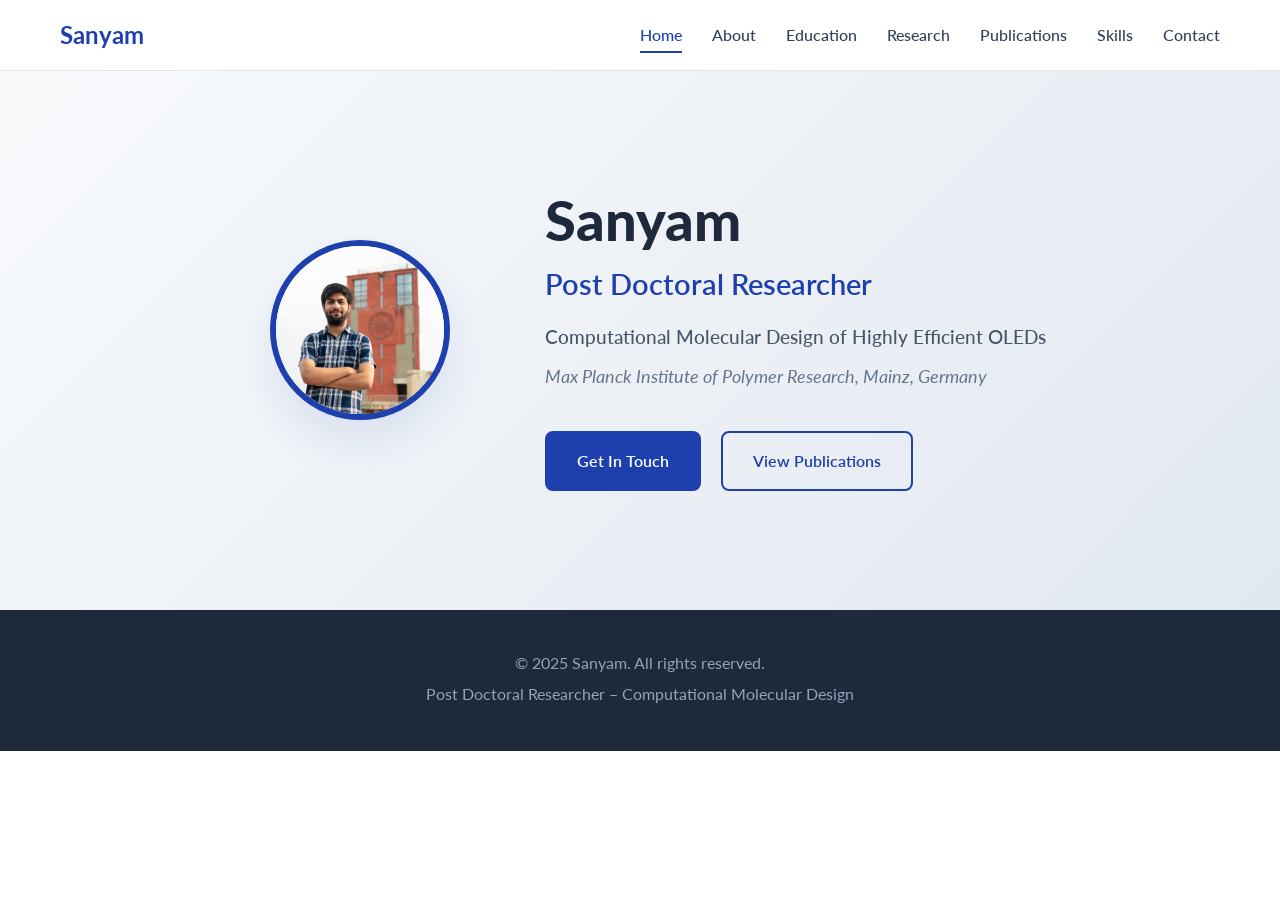
<file: index.html>
<!DOCTYPE html>
<html lang="en">
<head>
    <meta charset="UTF-8">
    <meta name="viewport" content="width=device-width, initial-scale=1.0">
    <title>Sanyam - Post Doctoral Researcher</title>
    <link rel="stylesheet" href="styles.css">
    <link href="https://fonts.googleapis.com/css2?family=Lato:wght@300;400;700;900&display=swap" rel="stylesheet">
    <link rel="stylesheet" href="https://cdnjs.cloudflare.com/ajax/libs/font-awesome/6.4.0/css/all.min.css">
</head>
<body>
    <nav class="navbar">
        <div class="nav-container">
            <div class="nav-logo"><h2>Sanyam</h2></div>
            <div class="nav-menu" id="nav-menu">
                <a href="index.html" class="nav-link active">Home</a>
                <a href="about.html" class="nav-link">About</a>
                <a href="education.html" class="nav-link">Education</a>
                <a href="research.html" class="nav-link">Research</a>
                <a href="publications.html" class="nav-link">Publications</a>
                <a href="skills.html" class="nav-link">Skills</a>
                <a href="contact.html" class="nav-link">Contact</a>
            </div>
            <div class="nav-toggle" id="nav-toggle">
                <span class="bar"></span><span class="bar"></span><span class="bar"></span>
            </div>
        </div>
    </nav>

    <section id="home" class="hero primary-bg">
        <div class="hero-container">
            <div class="hero-content">
                <div class="hero-image">
                    <img src="sanyam.jpg" alt="Sanyam" class="profile-img">
                </div>
                <div class="hero-text">
                    <h1>Sanyam</h1>
                    <h2>Post Doctoral Researcher</h2>
                    <p class="hero-description">Computational Molecular Design of Highly Efficient OLEDs</p>
                    <p class="hero-institution">Max Planck Institute of Polymer Research, Mainz, Germany</p>
                    <div class="hero-buttons">
                        <a href="contact.html" class="btn btn-primary">Get In Touch</a>
                        <a href="publications.html" class="btn btn-outline">View Publications</a>
                    </div>
                </div>
            </div>
        </div>
    </section>

    <footer class="footer footer-bg">
        <div class="container">
            <div class="footer-content">
                <p>&copy; 2025 Sanyam. All rights reserved.</p>
                <p>Post Doctoral Researcher – Computational Molecular Design</p>
            </div>
        </div>
    </footer>
    <script src="script.js"></script>
</body>
</html>
</file>
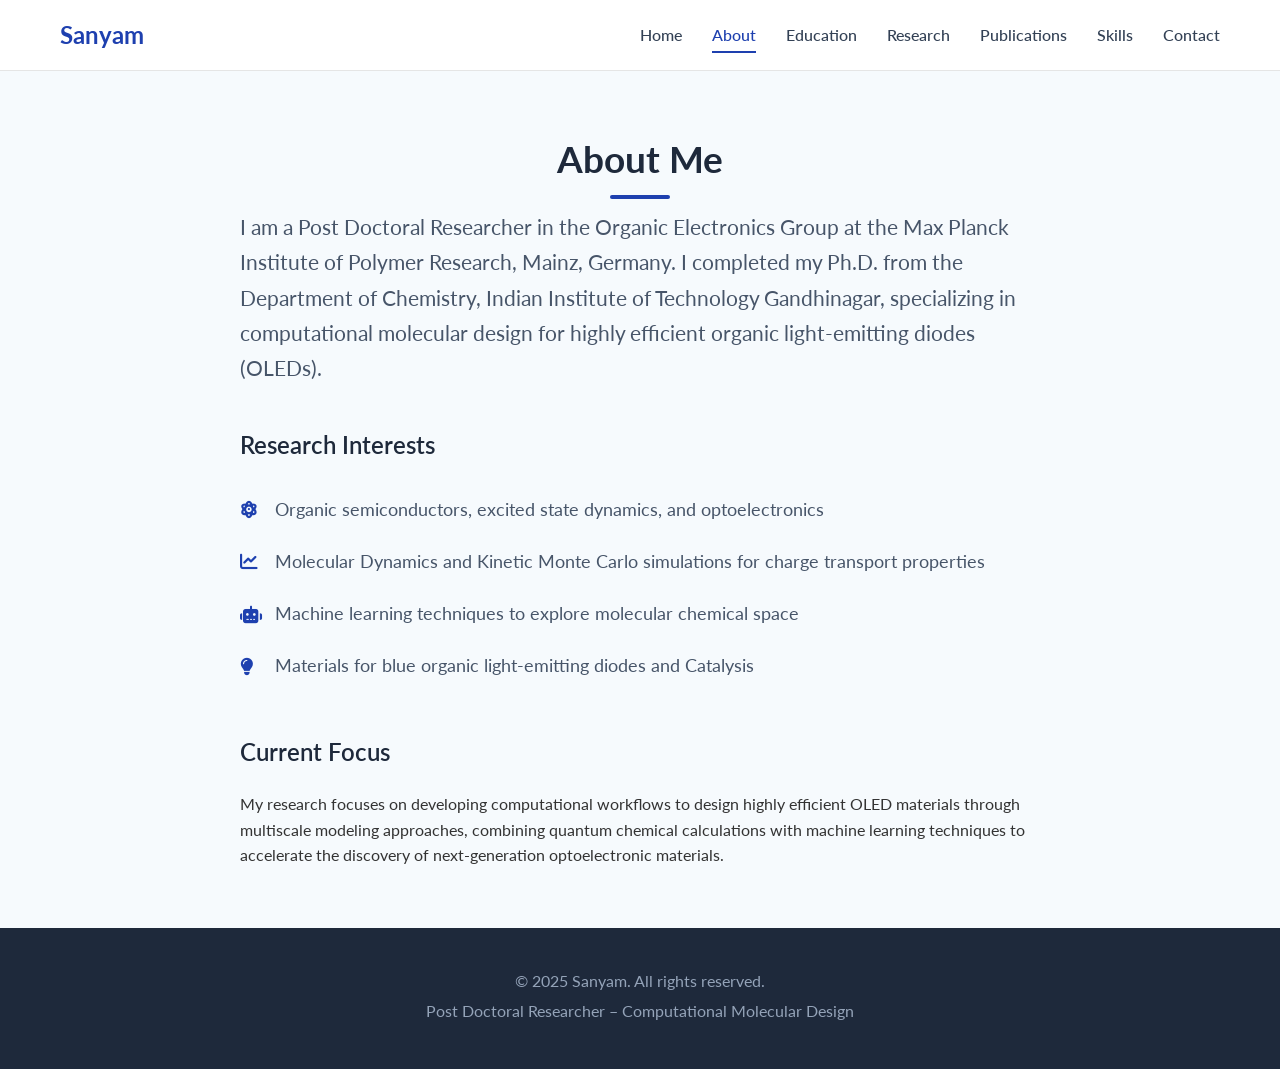
<file: about.html>
<!DOCTYPE html>
<html lang="en">
<head>
    <meta charset="UTF-8">
    <meta name="viewport" content="width=device-width, initial-scale=1.0">
    <title>About - Sanyam</title>
    <link rel="stylesheet" href="styles.css">
    <link href="https://fonts.googleapis.com/css2?family=Lato:wght@300;400;700;900&display=swap" rel="stylesheet">
    <link rel="stylesheet" href="https://cdnjs.cloudflare.com/ajax/libs/font-awesome/6.4.0/css/all.min.css">
</head>
<body>
    <nav class="navbar">
        <div class="nav-container">
            <div class="nav-logo"><h2>Sanyam</h2></div>
            <div class="nav-menu" id="nav-menu">
                <a href="index.html" class="nav-link">Home</a>
                <a href="about.html" class="nav-link active">About</a>
                <a href="education.html" class="nav-link">Education</a>
                <a href="research.html" class="nav-link">Research</a>
                <a href="publications.html" class="nav-link">Publications</a>
                <a href="skills.html" class="nav-link">Skills</a>
                <a href="contact.html" class="nav-link">Contact</a>
            </div>
            <div class="nav-toggle" id="nav-toggle">
                <span class="bar"></span><span class="bar"></span><span class="bar"></span>
            </div>
        </div>
    </nav>

    <section id="about" class="about about-bg" style="margin-top: 70px; padding: 60px 0; min-height: 80vh;">
        <div class="container">
            <h2 class="section-title">About Me</h2>
            <div class="about-content">
                <div class="about-text">
                    <p class="lead">I am a Post Doctoral Researcher in the Organic Electronics Group at the Max Planck Institute of Polymer Research, Mainz, Germany. I completed my Ph.D. from the Department of Chemistry, Indian Institute of Technology Gandhinagar, specializing in computational molecular design for highly efficient organic light-emitting diodes (OLEDs).</p>
                    <h3>Research Interests</h3>
                    <ul class="research-interests">
                        <li><i class="fas fa-atom"></i> Organic semiconductors, excited state dynamics, and optoelectronics</li>
                        <li><i class="fas fa-chart-line"></i> Molecular Dynamics and Kinetic Monte Carlo simulations for charge transport properties</li>
                        <li><i class="fas fa-robot"></i> Machine learning techniques to explore molecular chemical space</li>
                        <li><i class="fas fa-lightbulb"></i> Materials for blue organic light-emitting diodes and Catalysis</li>
                    </ul>
                    <h3>Current Focus</h3>
                    <p>My research focuses on developing computational workflows to design highly efficient OLED materials through multiscale modeling approaches, combining quantum chemical calculations with machine learning techniques to accelerate the discovery of next-generation optoelectronic materials.</p>
                </div>
            </div>
        </div>
    </section>

    <footer class="footer footer-bg">
        <div class="container">
            <div class="footer-content">
                <p>&copy; 2025 Sanyam. All rights reserved.</p>
                <p>Post Doctoral Researcher – Computational Molecular Design</p>
            </div>
        </div>
    </footer>
    <script src="script.js"></script>
</body>
</html>
</file>
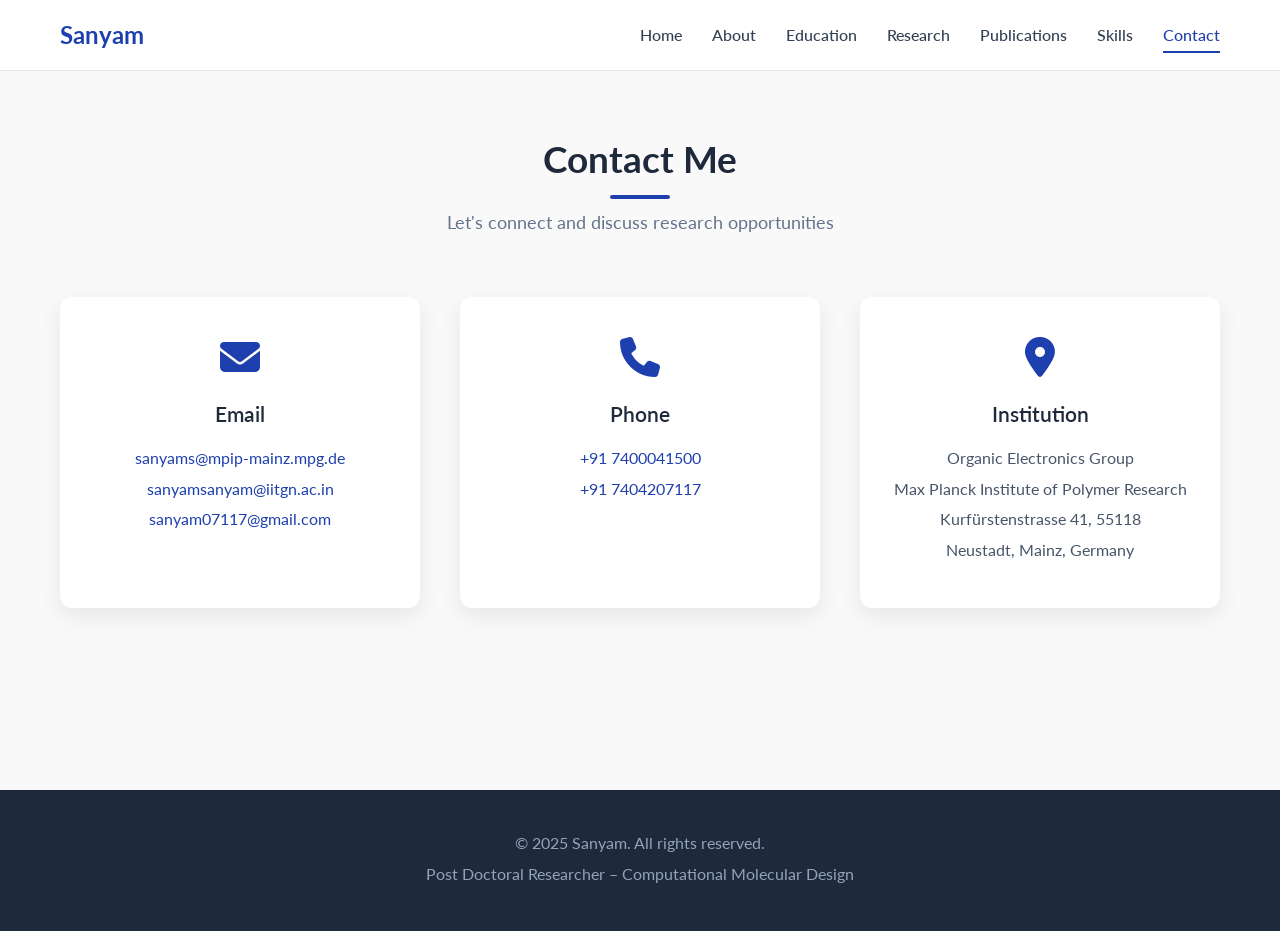
<file: contact.html>
<!DOCTYPE html>
<html lang="en">
<head>
    <meta charset="UTF-8">
    <meta name="viewport" content="width=device-width, initial-scale=1.0">
    <title>Contact - Sanyam</title>
    <link rel="stylesheet" href="styles.css">
    <link href="https://fonts.googleapis.com/css2?family=Lato:wght@300;400;700;900&display=swap" rel="stylesheet">
    <link rel="stylesheet" href="https://cdnjs.cloudflare.com/ajax/libs/font-awesome/6.4.0/css/all.min.css">
</head>
<body>
    <nav class="navbar">
        <div class="nav-container">
            <div class="nav-logo"><h2>Sanyam</h2></div>
            <div class="nav-menu" id="nav-menu">
                <a href="index.html" class="nav-link">Home</a>
                <a href="about.html" class="nav-link">About</a>
                <a href="education.html" class="nav-link">Education</a>
                <a href="research.html" class="nav-link">Research</a>
                <a href="publications.html" class="nav-link">Publications</a>
                <a href="skills.html" class="nav-link">Skills</a>
                <a href="contact.html" class="nav-link active">Contact</a>
            </div>
            <div class="nav-toggle" id="nav-toggle">
                <span class="bar"></span><span class="bar"></span><span class="bar"></span>
            </div>
        </div>
    </nav>

    <section id="contact" class="contact contact-bg" style="margin-top: 70px; padding: 60px 0; min-height: 80vh;">
        <div class="container">
            <h2 class="section-title">Contact Me</h2>
            <p class="section-subtitle">Let's connect and discuss research opportunities</p>
            <div class="contact-grid">
                <div class="contact-card">
                    <i class="fas fa-envelope"></i>
                    <h3>Email</h3>
                    <p><a href="mailto:sanyams@mpip-mainz.mpg.de">sanyams@mpip-mainz.mpg.de</a></p>
                    <p><a href="mailto:sanyamsanyam@iitgn.ac.in">sanyamsanyam@iitgn.ac.in</a></p>
                    <p><a href="mailto:sanyam07117@gmail.com">sanyam07117@gmail.com</a></p>
                </div>
                <div class="contact-card">
                    <i class="fas fa-phone"></i>
                    <h3>Phone</h3>
                    <p><a href="tel:+917400041500">+91 7400041500</a></p>
                    <p><a href="tel:+917404207117">+91 7404207117</a></p>
                </div>
                <div class="contact-card">
                    <i class="fas fa-map-marker-alt"></i>
                    <h3>Institution</h3>
                    <p>Organic Electronics Group</p>
                    <p>Max Planck Institute of Polymer Research</p>
                    <p>Kurfürstenstrasse 41, 55118</p>
                    <p>Neustadt, Mainz, Germany</p>
                </div>
            </div>
        </div>
    </section>

    <footer class="footer footer-bg">
        <div class="container">
            <div class="footer-content">
                <p>&copy; 2025 Sanyam. All rights reserved.</p>
                <p>Post Doctoral Researcher – Computational Molecular Design</p>
            </div>
        </div>
    </footer>
    <script src="script.js"></script>
</body>
</html>
</file>
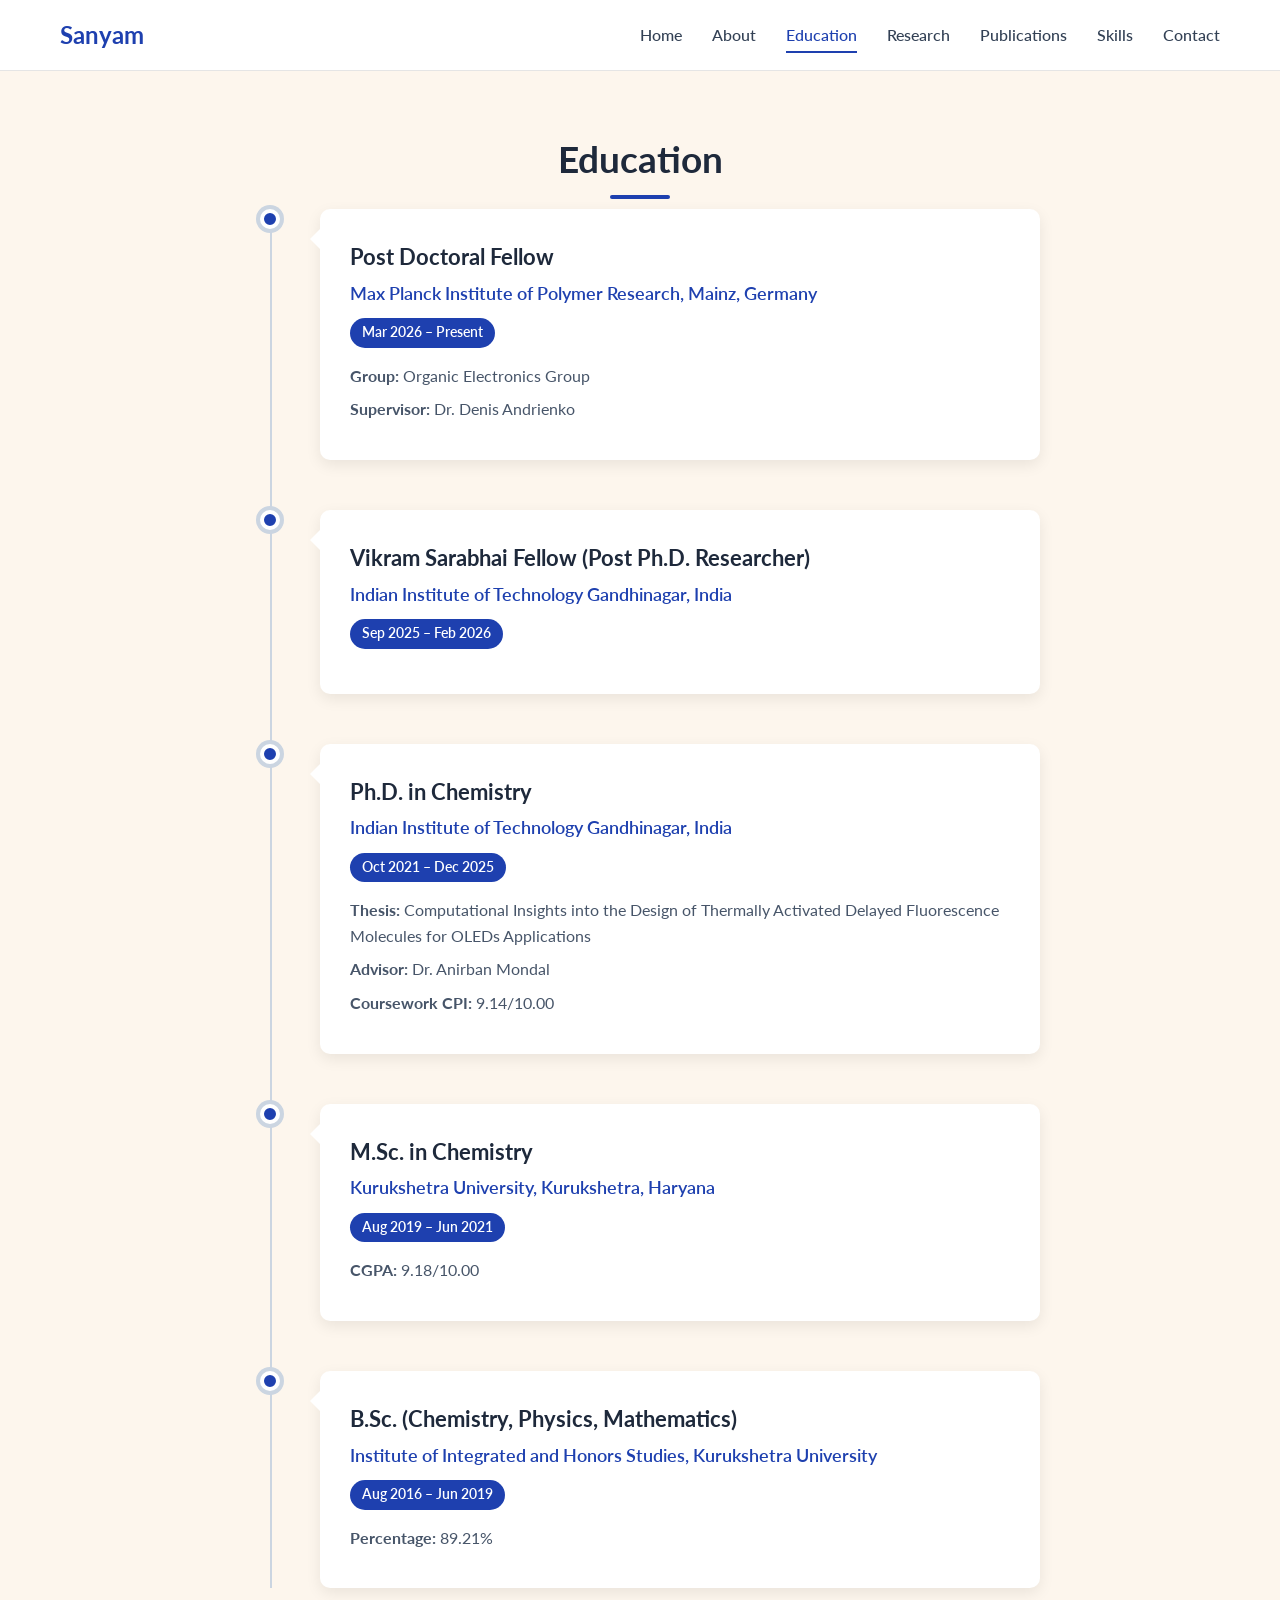
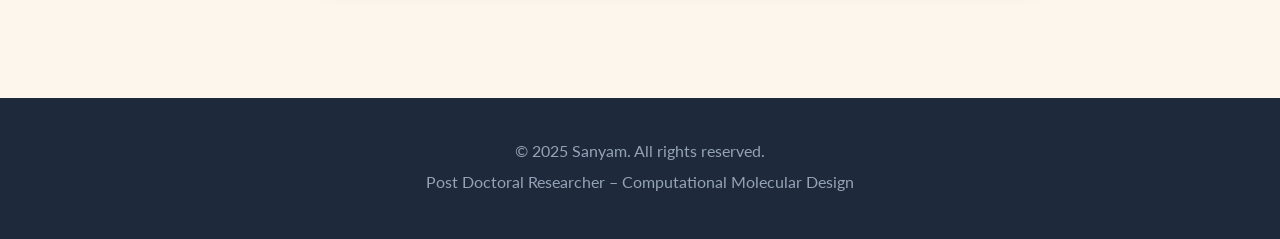
<file: education.html>
<!DOCTYPE html>
<html lang="en">
<head>
    <meta charset="UTF-8">
    <meta name="viewport" content="width=device-width, initial-scale=1.0">
    <title>Education - Sanyam</title>
    <link rel="stylesheet" href="styles.css">
    <link href="https://fonts.googleapis.com/css2?family=Lato:wght@300;400;700;900&display=swap" rel="stylesheet">
    <link rel="stylesheet" href="https://cdnjs.cloudflare.com/ajax/libs/font-awesome/6.4.0/css/all.min.css">
</head>
<body>
    <nav class="navbar">
        <div class="nav-container">
            <div class="nav-logo"><h2>Sanyam</h2></div>
            <div class="nav-menu" id="nav-menu">
                <a href="index.html" class="nav-link">Home</a>
                <a href="about.html" class="nav-link">About</a>
                <a href="education.html" class="nav-link active">Education</a>
                <a href="research.html" class="nav-link">Research</a>
                <a href="publications.html" class="nav-link">Publications</a>
                <a href="skills.html" class="nav-link">Skills</a>
                <a href="contact.html" class="nav-link">Contact</a>
            </div>
            <div class="nav-toggle" id="nav-toggle">
                <span class="bar"></span><span class="bar"></span><span class="bar"></span>
            </div>
        </div>
    </nav>

    <section id="education" class="education edu-bg" style="margin-top: 70px; padding: 60px 0; min-height: 80vh;">
        <div class="container">
            <h2 class="section-title">Education</h2>
            <div class="timeline">
                <div class="timeline-item">
                    <div class="timeline-marker"></div>
                    <div class="timeline-content">
                        <h3>Post Doctoral Fellow</h3>
                        <h4>Max Planck Institute of Polymer Research, Mainz, Germany</h4>
                        <span class="timeline-date">Mar 2026 – Present</span>
                        <p><strong>Group:</strong> Organic Electronics Group</p>
                        <p><strong>Supervisor:</strong> Dr. Denis Andrienko</p>
                    </div>
                </div>
                <div class="timeline-item">
                    <div class="timeline-marker"></div>
                    <div class="timeline-content">
                        <h3>Vikram Sarabhai Fellow (Post Ph.D. Researcher)</h3>
                        <h4>Indian Institute of Technology Gandhinagar, India</h4>
                        <span class="timeline-date">Sep 2025 – Feb 2026</span>
                    </div>
                </div>
                <div class="timeline-item">
                    <div class="timeline-marker"></div>
                    <div class="timeline-content">
                        <h3>Ph.D. in Chemistry</h3>
                        <h4>Indian Institute of Technology Gandhinagar, India</h4>
                        <span class="timeline-date">Oct 2021 – Dec 2025</span>
                        <p><strong>Thesis:</strong> Computational Insights into the Design of Thermally Activated Delayed Fluorescence Molecules for OLEDs Applications</p>
                        <p><strong>Advisor:</strong> Dr. Anirban Mondal</p>
                        <p><strong>Coursework CPI:</strong> 9.14/10.00</p>
                    </div>
                </div>
                <div class="timeline-item">
                    <div class="timeline-marker"></div>
                    <div class="timeline-content">
                        <h3>M.Sc. in Chemistry</h3>
                        <h4>Kurukshetra University, Kurukshetra, Haryana</h4>
                        <span class="timeline-date">Aug 2019 – Jun 2021</span>
                        <p><strong>CGPA:</strong> 9.18/10.00</p>
                    </div>
                </div>
                <div class="timeline-item">
                    <div class="timeline-marker"></div>
                    <div class="timeline-content">
                        <h3>B.Sc. (Chemistry, Physics, Mathematics)</h3>
                        <h4>Institute of Integrated and Honors Studies, Kurukshetra University</h4>
                        <span class="timeline-date">Aug 2016 – Jun 2019</span>
                        <p><strong>Percentage:</strong> 89.21%</p>
                    </div>
                </div>
            </div>
        </div>
    </section>

    <footer class="footer footer-bg">
        <div class="container">
            <div class="footer-content">
                <p>&copy; 2025 Sanyam. All rights reserved.</p>
                <p>Post Doctoral Researcher – Computational Molecular Design</p>
            </div>
        </div>
    </footer>
    <script src="script.js"></script>
</body>
</html>
</file>
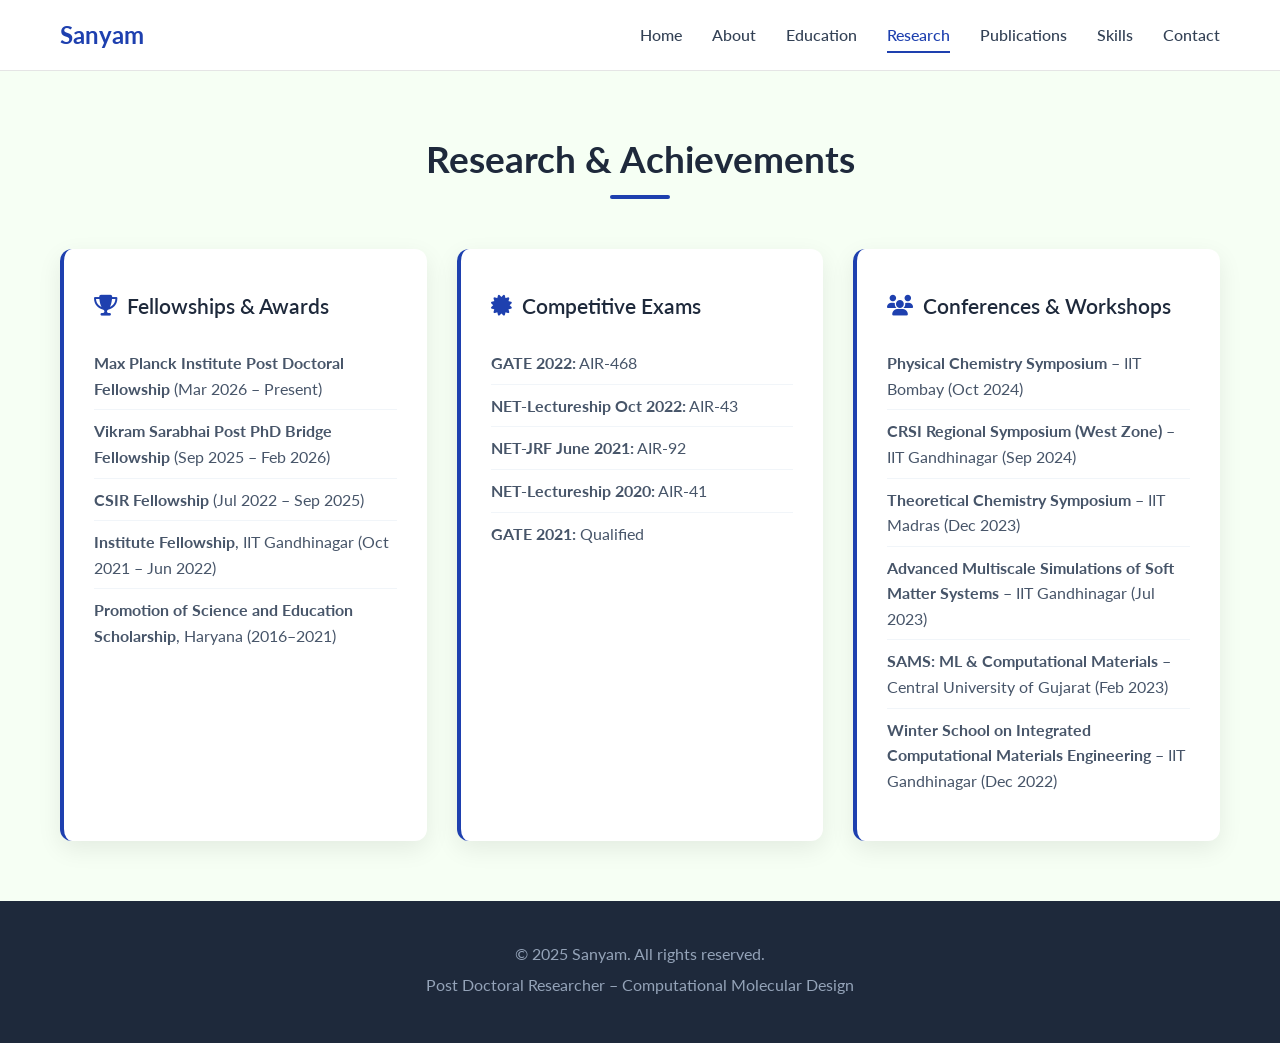
<file: research.html>
<!DOCTYPE html>
<html lang="en">
<head>
    <meta charset="UTF-8">
    <meta name="viewport" content="width=device-width, initial-scale=1.0">
    <title>Research - Sanyam</title>
    <link rel="stylesheet" href="styles.css">
    <link href="https://fonts.googleapis.com/css2?family=Lato:wght@300;400;700;900&display=swap" rel="stylesheet">
    <link rel="stylesheet" href="https://cdnjs.cloudflare.com/ajax/libs/font-awesome/6.4.0/css/all.min.css">
</head>
<body>
    <nav class="navbar">
        <div class="nav-container">
            <div class="nav-logo"><h2>Sanyam</h2></div>
            <div class="nav-menu" id="nav-menu">
                <a href="index.html" class="nav-link">Home</a>
                <a href="about.html" class="nav-link">About</a>
                <a href="education.html" class="nav-link">Education</a>
                <a href="research.html" class="nav-link active">Research</a>
                <a href="publications.html" class="nav-link">Publications</a>
                <a href="skills.html" class="nav-link">Skills</a>
                <a href="contact.html" class="nav-link">Contact</a>
            </div>
            <div class="nav-toggle" id="nav-toggle">
                <span class="bar"></span><span class="bar"></span><span class="bar"></span>
            </div>
        </div>
    </nav>

    <section id="research" class="research res-bg" style="margin-top: 70px; padding: 60px 0; min-height: 80vh;">
        <div class="container">
            <h2 class="section-title">Research & Achievements</h2>
            <div class="research-grid">
                <div class="research-card">
                    <h3><i class="fas fa-trophy"></i> Fellowships & Awards</h3>
                    <ul>
                        <li><strong>Max Planck Institute Post Doctoral Fellowship</strong> (Mar 2026 – Present)</li>
                        <li><strong>Vikram Sarabhai Post PhD Bridge Fellowship</strong> (Sep 2025 – Feb 2026)</li>
                        <li><strong>CSIR Fellowship</strong> (Jul 2022 – Sep 2025)</li>
                        <li><strong>Institute Fellowship</strong>, IIT Gandhinagar (Oct 2021 – Jun 2022)</li>
                        <li><strong>Promotion of Science and Education Scholarship</strong>, Haryana (2016–2021)</li>
                    </ul>
                </div>
                <div class="research-card">
                    <h3><i class="fas fa-certificate"></i> Competitive Exams</h3>
                    <ul>
                        <li><strong>GATE 2022:</strong> AIR-468</li>
                        <li><strong>NET-Lectureship Oct 2022:</strong> AIR-43</li>
                        <li><strong>NET-JRF June 2021:</strong> AIR-92</li>
                        <li><strong>NET-Lectureship 2020:</strong> AIR-41</li>
                        <li><strong>GATE 2021:</strong> Qualified</li>
                    </ul>
                </div>
                <div class="research-card">
                    <h3><i class="fas fa-users"></i> Conferences & Workshops</h3>
                    <ul>
                        <li><strong>Physical Chemistry Symposium</strong> – IIT Bombay (Oct 2024)</li>
                        <li><strong>CRSI Regional Symposium (West Zone)</strong> – IIT Gandhinagar (Sep 2024)</li>
                        <li><strong>Theoretical Chemistry Symposium</strong> – IIT Madras (Dec 2023)</li>
                        <li><strong>Advanced Multiscale Simulations of Soft Matter Systems</strong> – IIT Gandhinagar (Jul 2023)</li>
                        <li><strong>SAMS: ML &amp; Computational Materials</strong> – Central University of Gujarat (Feb 2023)</li>
                        <li><strong>Winter School on Integrated Computational Materials Engineering</strong> – IIT Gandhinagar (Dec 2022)</li>
                    </ul>
                </div>
            </div>
        </div>
    </section>

    <footer class="footer footer-bg">
        <div class="container">
            <div class="footer-content">
                <p>&copy; 2025 Sanyam. All rights reserved.</p>
                <p>Post Doctoral Researcher – Computational Molecular Design</p>
            </div>
        </div>
    </footer>
    <script src="script.js"></script>
</body>
</html>
</file>
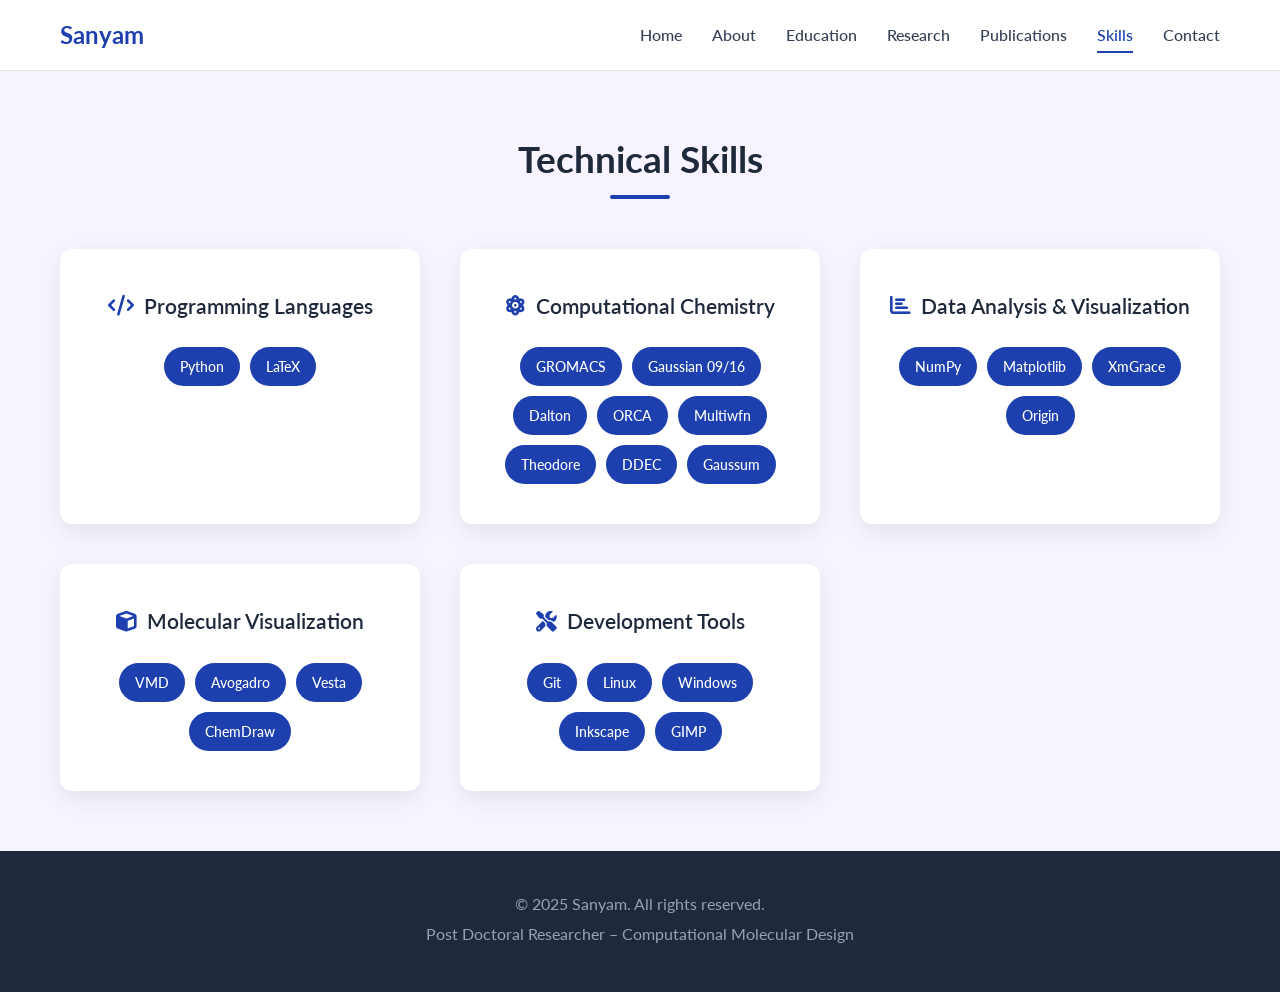
<file: skills.html>
<!DOCTYPE html>
<html lang="en">
<head>
    <meta charset="UTF-8">
    <meta name="viewport" content="width=device-width, initial-scale=1.0">
    <title>Skills - Sanyam</title>
    <link rel="stylesheet" href="styles.css">
    <link href="https://fonts.googleapis.com/css2?family=Lato:wght@300;400;700;900&display=swap" rel="stylesheet">
    <link rel="stylesheet" href="https://cdnjs.cloudflare.com/ajax/libs/font-awesome/6.4.0/css/all.min.css">
</head>
<body>
    <nav class="navbar">
        <div class="nav-container">
            <div class="nav-logo"><h2>Sanyam</h2></div>
            <div class="nav-menu" id="nav-menu">
                <a href="index.html" class="nav-link">Home</a>
                <a href="about.html" class="nav-link">About</a>
                <a href="education.html" class="nav-link">Education</a>
                <a href="research.html" class="nav-link">Research</a>
                <a href="publications.html" class="nav-link">Publications</a>
                <a href="skills.html" class="nav-link active">Skills</a>
                <a href="contact.html" class="nav-link">Contact</a>
            </div>
            <div class="nav-toggle" id="nav-toggle">
                <span class="bar"></span><span class="bar"></span><span class="bar"></span>
            </div>
        </div>
    </nav>

    <section id="skills" class="skills skills-bg" style="margin-top: 70px; padding: 60px 0; min-height: 80vh;">
        <div class="container">
            <h2 class="section-title">Technical Skills</h2>
            <div class="skills-grid">
                <div class="skill-category">
                    <h3><i class="fas fa-code"></i> Programming Languages</h3>
                    <div class="skill-items">
                        <span class="skill-tag">Python</span><span class="skill-tag">LaTeX</span>
                    </div>
                </div>
                <div class="skill-category">
                    <h3><i class="fas fa-atom"></i> Computational Chemistry</h3>
                    <div class="skill-items">
                        <span class="skill-tag">GROMACS</span><span class="skill-tag">Gaussian 09/16</span>
                        <span class="skill-tag">Dalton</span><span class="skill-tag">ORCA</span>
                        <span class="skill-tag">Multiwfn</span><span class="skill-tag">Theodore</span>
                        <span class="skill-tag">DDEC</span><span class="skill-tag">Gaussum</span>
                    </div>
                </div>
                <div class="skill-category">
                    <h3><i class="fas fa-chart-bar"></i> Data Analysis & Visualization</h3>
                    <div class="skill-items">
                        <span class="skill-tag">NumPy</span><span class="skill-tag">Matplotlib</span>
                        <span class="skill-tag">XmGrace</span><span class="skill-tag">Origin</span>
                    </div>
                </div>
                <div class="skill-category">
                    <h3><i class="fas fa-cube"></i> Molecular Visualization</h3>
                    <div class="skill-items">
                        <span class="skill-tag">VMD</span><span class="skill-tag">Avogadro</span>
                        <span class="skill-tag">Vesta</span><span class="skill-tag">ChemDraw</span>
                    </div>
                </div>
                <div class="skill-category">
                    <h3><i class="fas fa-tools"></i> Development Tools</h3>
                    <div class="skill-items">
                        <span class="skill-tag">Git</span><span class="skill-tag">Linux</span>
                        <span class="skill-tag">Windows</span><span class="skill-tag">Inkscape</span><span class="skill-tag">GIMP</span>
                    </div>
                </div>
            </div>
        </div>
    </section>

    <footer class="footer footer-bg">
        <div class="container">
            <div class="footer-content">
                <p>&copy; 2025 Sanyam. All rights reserved.</p>
                <p>Post Doctoral Researcher – Computational Molecular Design</p>
            </div>
        </div>
    </footer>
    <script src="script.js"></script>
</body>
</html>
</file>
<file: styles.css>
/* Reset and Base Styles */
* {
    margin: 0;
    padding: 0;
    box-sizing: border-box;
}

html {
    scroll-behavior: smooth;
}

body {
    font-family: 'Lato', Arial, sans-serif;
    line-height: 1.6;
    color: #333;
    background: #fff;
}

.container {
    max-width: 1200px;
    margin: 0 auto;
    padding: 0 20px;
}

/* Navigation */
.navbar {
    position: fixed;
    top: 0;
    width: 100%;
    background: rgba(255,255,255,0.95);
    backdrop-filter: blur(10px);
    border-bottom: 1px solid #e5e5e5;
    z-index: 1000;
    transition: all 0.3s ease;
}
.nav-container {
    max-width: 1200px;
    margin: 0 auto;
    padding: 0 20px;
    display: flex;
    justify-content: space-between;
    align-items: center;
    height: 70px;
}
.nav-logo h2 { color: #1e40af; font-weight: 700; font-size: 1.5rem; }
.nav-menu { display: flex; gap: 30px; list-style: none; }
.nav-link {
    text-decoration: none;
    color: #334155;
    font-weight: 500;
    transition: color 0.3s ease;
    position: relative;
}
.nav-link:hover, .nav-link.active { color: #1e40af; }
.nav-link::after {
    content: '';
    position: absolute;
    bottom: -5px;
    left: 0;
    width: 0;
    height: 2px;
    background: #1e40af;
    transition: width 0.3s;
}
.nav-link:hover::after, .nav-link.active::after { width: 100%; }
.nav-toggle { display: none; flex-direction: column; cursor: pointer; }
.bar { width: 25px; height: 3px; background: #1e40af; margin: 3px 0; transition: 0.3s; }

/* Section Backgrounds */
.hero { background: linear-gradient(135deg, #f8fafc 0%, #e2e8f0 100%); }
.about { background: #f6fafd; }
.education { background: #fdf6ed; }
.research { background: #f6fff4; }
.publications { background: #f4f4ff; }
.skills { background: #f8f4ff; }
.contact { background: #f9f9f9; }

/* Hero Section */
.hero {
    margin-top: 70px;
    padding: 100px 0;
    min-height: 60vh;
    display: flex;
    align-items: center;
}
.hero-container {
    max-width: 1200px;
    margin: 0 auto;
    padding: 0 20px;
}
.hero-content {
    display: grid;
    grid-template-columns: 1fr 2fr;
    gap: 60px;
    align-items: center;
}
.hero-image { text-align: center; }
.profile-img {
    width: 180px;
    height: 180px;
    border-radius: 50%;
    object-fit: cover;
    border: 6px solid #1e40af;
    box-shadow: 0 20px 40px rgba(30, 64, 175, 0.1);
    background: #fff;
    display: block;
    margin: 0 auto 20px auto;
}
.hero-text h1 {
    font-size: 3.5rem;
    font-weight: 900;
    color: #1e293b;
    margin-bottom: 10px;
    line-height: 1.1;
}
.hero-text h2 {
    font-size: 1.8rem;
    color: #1e40af;
    font-weight: 600;
    margin-bottom: 15px;
}
.hero-description {
    font-size: 1.2rem;
    color: #475569;
    margin-bottom: 10px;
    font-weight: 500;
}
.hero-institution {
    font-size: 1.1rem;
    color: #64748b;
    margin-bottom: 40px;
    font-style: italic;
}
.hero-buttons {
    display: flex;
    gap: 20px;
    flex-wrap: wrap;
}
.btn {
    padding: 15px 30px;
    text-decoration: none;
    border-radius: 8px;
    font-weight: 600;
    transition: all 0.3s ease;
    display: inline-block;
    font-size: 1rem;
    border: 2px solid transparent;
}
.btn-primary {
    background: #1e40af;
    color: white;
    border-color: #1e40af;
}
.btn-primary:hover {
    background: #1e3a8a;
    transform: translateY(-2px);
    box-shadow: 0 10px 25px rgba(30, 64, 175, 0.2);
}
.btn-outline {
    background: transparent;
    color: #1e40af;
    border-color: #1e40af;
}
.btn-outline:hover {
    background: #1e40af;
    color: white;
    transform: translateY(-2px);
    box-shadow: 0 10px 25px rgba(30, 64, 175, 0.2);
}

/* Section Titles */
.section-title {
    font-size: 2.3rem;
    font-weight: 700;
    text-align: center;
    margin-bottom: 20px;
    color: #1e293b;
    position: relative;
}
.section-title::after {
    content: '';
    position: absolute;
    bottom: -10px;
    left: 50%;
    transform: translateX(-50%);
    width: 60px;
    height: 4px;
    background: #1e40af;
    border-radius: 2px;
}
.section-subtitle {
    text-align: center;
    font-size: 1.1rem;
    color: #64748b;
    margin-bottom: 60px;
    max-width: 600px;
    margin-left: auto;
    margin-right: auto;
}

/* About Section */
.about-content {
    max-width: 800px;
    margin: 0 auto;
}
.about-text .lead {
    font-size: 1.3rem;
    color: #475569;
    margin-bottom: 40px;
    line-height: 1.7;
    font-weight: 400;
}
.about-text h3 {
    font-size: 1.5rem;
    color: #1e293b;
    margin: 40px 0 20px 0;
    font-weight: 600;
}
.research-interests {
    list-style: none;
    margin: 20px 0;
}
.research-interests li {
    padding: 12px 0;
    font-size: 1.1rem;
    color: #475569;
    display: flex;
    align-items: center;
    gap: 15px;
}
.research-interests i {
    color: #1e40af;
    width: 20px;
}

/* Education Section */
.timeline {
    max-width: 800px;
    margin: 0 auto;
    position: relative;
}
.timeline::before {
    content: '';
    position: absolute;
    left: 30px;
    top: 0;
    bottom: 0;
    width: 2px;
    background: #cbd5e1;
}
.timeline-item {
    position: relative;
    margin-bottom: 50px;
    padding-left: 80px;
}
.timeline-marker {
    position: absolute;
    left: 20px;
    top: 0;
    width: 20px;
    height: 20px;
    background: #1e40af;
    border-radius: 50%;
    border: 4px solid #fff;
    box-shadow: 0 0 0 4px #cbd5e1;
}
.timeline-content {
    background: white;
    padding: 30px;
    border-radius: 10px;
    box-shadow: 0 5px 15px rgba(0,0,0,0.08);
    position: relative;
}
.timeline-content::before {
    content: '';
    position: absolute;
    left: -10px;
    top: 20px;
    width: 0;
    height: 0;
    border-style: solid;
    border-width: 10px 10px 10px 0;
    border-color: transparent white transparent transparent;
}
.timeline-content h3 {
    font-size: 1.4rem;
    color: #1e293b;
    margin-bottom: 5px;
    font-weight: 700;
}
.timeline-content h4 {
    font-size: 1.1rem;
    color: #1e40af;
    margin-bottom: 10px;
    font-weight: 600;
}
.timeline-date {
    background: #1e40af;
    color: white;
    padding: 4px 12px;
    border-radius: 15px;
    font-size: 0.85rem;
    font-weight: 600;
    display: inline-block;
    margin-bottom: 15px;
}
.timeline-content p {
    color: #475569;
    line-height: 1.6;
    margin-bottom: 8px;
}

/* Research Section */
.research-grid {
    display: grid;
    grid-template-columns: repeat(auto-fit, minmax(350px, 1fr));
    gap: 30px;
    margin-top: 60px;
}
.research-card {
    background: white;
    padding: 40px 30px;
    border-radius: 12px;
    box-shadow: 0 8px 25px rgba(0,0,0,0.08);
    border-left: 4px solid #1e40af;
    transition: transform 0.3s, box-shadow 0.3s;
}
.research-card:hover {
    transform: translateY(-5px);
    box-shadow: 0 15px 40px rgba(0,0,0,0.12);
}
.research-card h3 {
    font-size: 1.3rem;
    color: #1e293b;
    margin-bottom: 20px;
    font-weight: 600;
    display: flex;
    align-items: center;
    gap: 10px;
}
.research-card i { color: #1e40af; }
.research-card ul { list-style: none; }
.research-card li {
    padding: 8px 0;
    color: #475569;
    border-bottom: 1px solid #f1f5f9;
}
.research-card li:last-child { border-bottom: none; }

/* Skills Section */
.skills-grid {
    display: grid;
    grid-template-columns: repeat(auto-fit, minmax(300px, 1fr));
    gap: 40px;
    margin-top: 60px;
}
.skill-category {
    background: white;
    padding: 40px 30px;
    border-radius: 12px;
    box-shadow: 0 8px 25px rgba(0,0,0,0.08);
    text-align: center;
    transition: transform 0.3s;
}
.skill-category:hover { transform: translateY(-5px); }
.skill-category h3 {
    font-size: 1.3rem;
    color: #1e293b;
    margin-bottom: 25px;
    font-weight: 600;
    display: flex;
    align-items: center;
    justify-content: center;
    gap: 10px;
}
.skill-category i { color: #1e40af; }
.skill-items {
    display: flex;
    flex-wrap: wrap;
    gap: 10px;
    justify-content: center;
}
.skill-tag {
    background: #1e40af;
    color: white;
    padding: 8px 16px;
    border-radius: 20px;
    font-size: 0.9rem;
    font-weight: 500;
    transition: all 0.3s;
}
.skill-tag:hover {
    background: #1e3a8a;
    transform: translateY(-2px);
}

/* Contact Section */
.contact-grid {
    display: grid;
    grid-template-columns: repeat(auto-fit, minmax(280px, 1fr));
    gap: 40px;
    margin-top: 60px;
}
.contact-card {
    background: white;
    padding: 40px 30px;
    border-radius: 12px;
    box-shadow: 0 8px 25px rgba(0,0,0,0.08);
    text-align: center;
    transition: transform 0.3s;
}
.contact-card:hover { transform: translateY(-5px); }
.contact-card i {
    font-size: 2.5rem;
    color: #1e40af;
    margin-bottom: 20px;
}
.contact-card h3 {
    font-size: 1.3rem;
    color: #1e293b;
    margin-bottom: 15px;
    font-weight: 600;
}
.contact-card p {
    color: #475569;
    margin-bottom: 5px;
}
.contact-card a {
    color: #1e40af;
    text-decoration: none;
    transition: color 0.3s;
}
.contact-card a:hover {
    color: #1e3a8a;
    text-decoration: underline;
}

/* Footer */
.footer {
    background: #1e293b;
    color: #94a3b8;
    padding: 40px 0;
    text-align: center;
}
.footer-content p { margin-bottom: 5px; }

/* Responsive Design */
@media (max-width: 900px) {
    .hero-content {
        grid-template-columns: 1fr;
        text-align: center;
        gap: 40px;
    }
    .profile-img { width: 120px; height: 120px;}
    .hero-text h1 { font-size: 2.5rem; }
    .hero-text h2 { font-size: 1.5rem; }
    .hero-buttons { justify-content: center; }
}

@media (max-width: 480px) {
    .container { padding: 0 15px; }
    .hero { padding: 60px 0; }
    .hero-text h1 { font-size: 2rem; }
    .section-title { font-size: 2rem; }
    .profile-img { width: 90px; height: 90px;}
    .timeline-content { padding: 20px; }
    .research-card,
    .skill-category,
    .contact-card { padding: 30px 18px; }
}

/* --- NEW ADVANCED PUBLICATIONS LAYOUT WITH TOC --- */
.publications-list-advanced {
    max-width: 1000px;
    margin: 0 auto;
    display: flex;
    flex-direction: column;
    gap: 30px;
}

.pub-card {
    background: white;
    border-radius: 10px;
    box-shadow: 0 4px 15px rgba(0,0,0,0.08);
    border-left: 4px solid #1e40af;
    display: flex;
    padding: 25px;
    gap: 30px;
    align-items: center;
    transition: transform 0.3s;
}

.pub-card:hover {
    transform: translateX(5px);
}

.pub-text {
    flex: 1;
    font-size: 1.05rem;
    color: #333;
}

.author-highlight {
    background: #ffe066;
    font-weight: bold;
    padding: 0 2px;
    border-radius: 2px;
}

.doi-link {
    display: inline-block;
    margin-top: 15px;
    background: #eef2ff;
    color: #1e40af;
    padding: 6px 15px;
    border-radius: 20px;
    text-decoration: none;
    font-size: 0.9rem;
    font-weight: bold;
    transition: background 0.3s;
}

.doi-link:hover {
    background: #1e40af;
    color: white;
}

.pub-toc {
    flex-shrink: 0;
    width: 250px;
    height: auto;
    border: 1px solid #e2e8f0;
    border-radius: 8px;
    overflow: hidden;
    background: #f8fafc;
}

.pub-toc img {
    width: 100%;
    height: auto;
    display: block;
    object-fit: contain;
}

.publication-note {
    text-align: center;
    margin-top: 50px;
    padding: 20px;
    background: #e0f2fe;
    border-radius: 8px;
    color: #0369a1;
}

@media (max-width: 768px) {
    .pub-card {
        flex-direction: column;
        align-items: flex-start;
    }
    .pub-toc {
        width: 100%;
        max-width: 300px;
        margin: 0 auto;
    }
}
</file>
